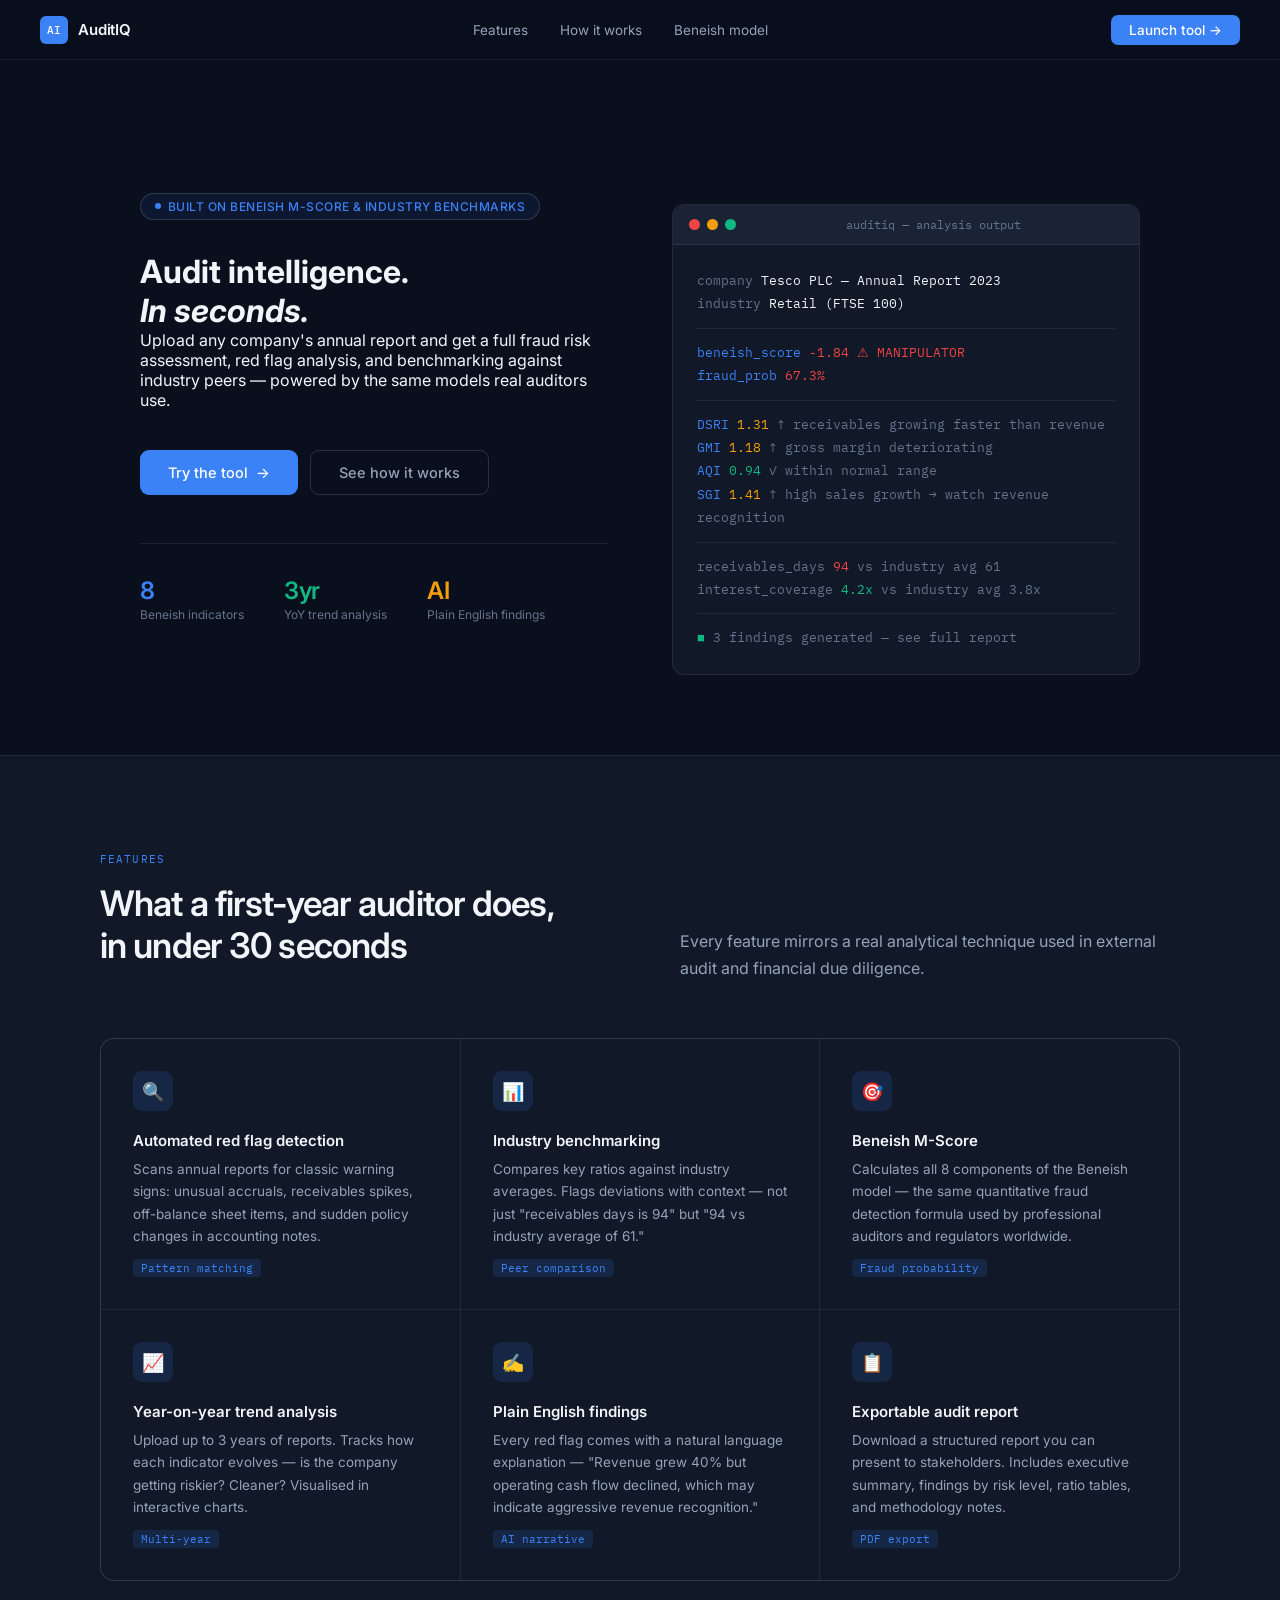
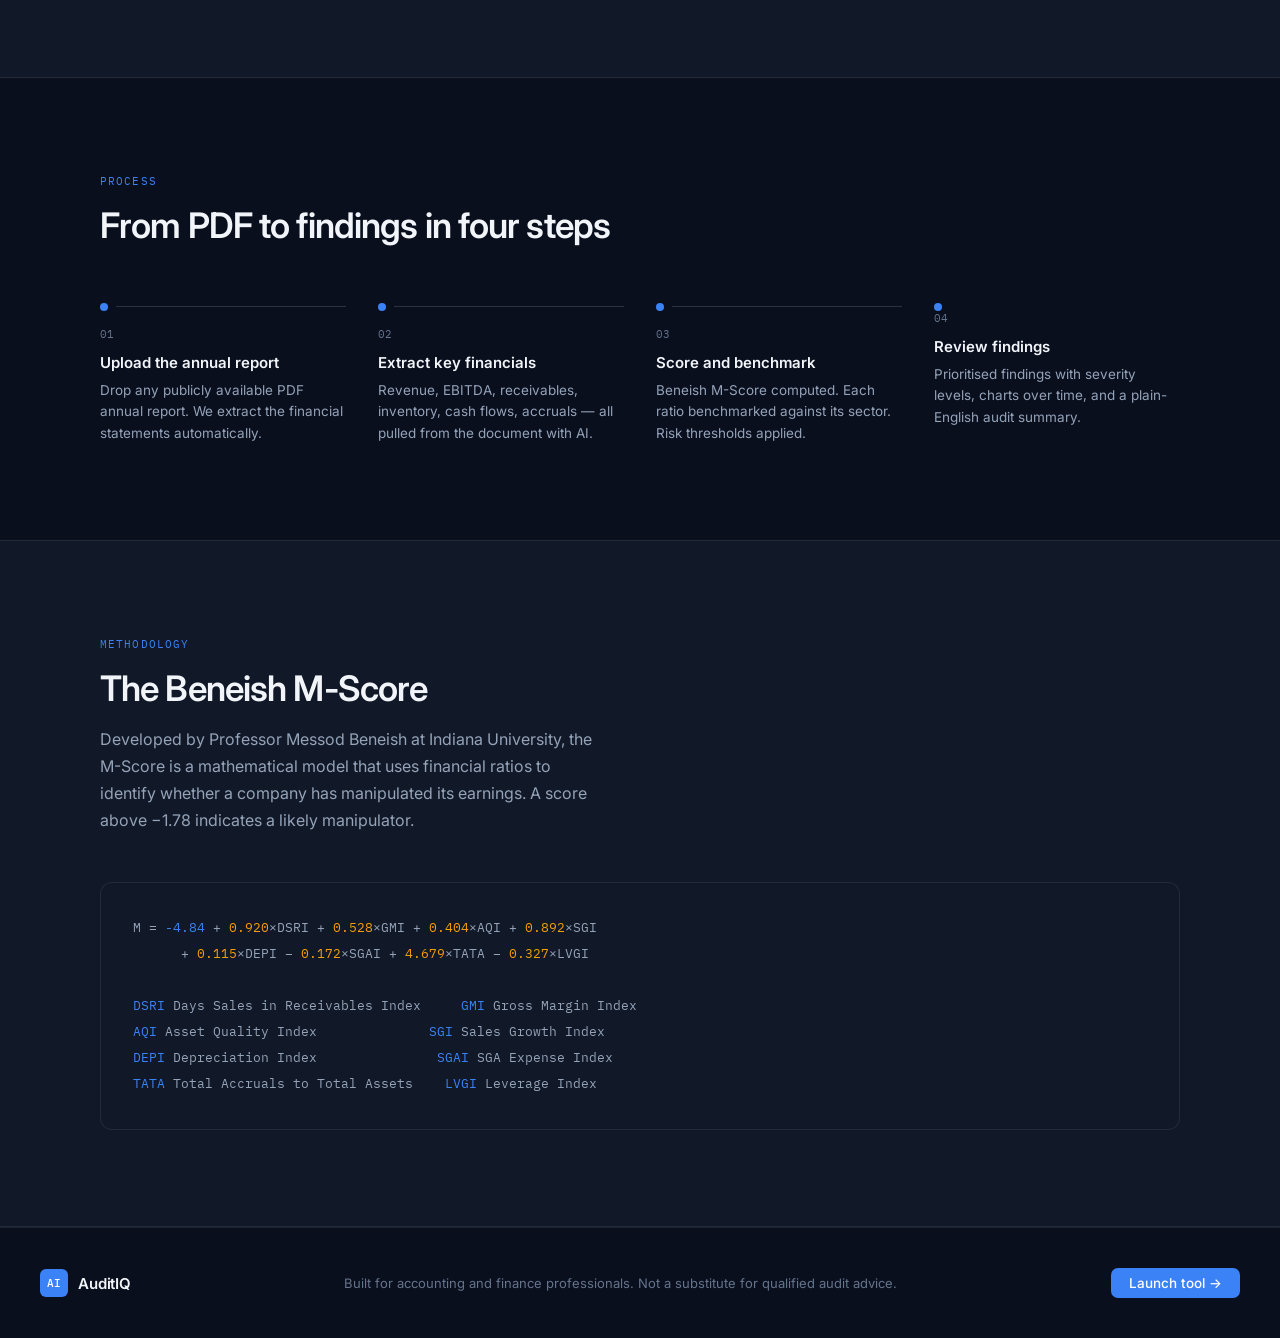
<file: prototype/index.html>
<!DOCTYPE html>
<html lang="en">
<head>
  <meta charset="UTF-8" />
  <meta name="viewport" content="width=device-width, initial-scale=1.0" />
  <title>AuditIQ — AI-Powered Audit Intelligence</title>
  <link rel="stylesheet" href="style.css" />
  <style>
    .hero-grid {
      display: grid; grid-template-columns: 1fr 1fr;
      gap: 4rem; align-items: center; max-width: 1080px; margin: 0 auto;
      padding: 140px 2.5rem 80px;
    }
    .hero-left { text-align: left; }
    .hero-left p { margin: 0 0 2.5rem; }
    .hero-left .hero-actions { justify-content: flex-start; }
    .stat-row { display: flex; gap: 2.5rem; margin-top: 3rem; padding-top: 2rem; border-top: 1px solid var(--border); }
    .stat { }
    .stat-n { font-size: 1.5rem; font-weight: 600; letter-spacing: -0.02em; }
    .stat-l { font-size: 12px; color: var(--text-3); margin-top: 2px; }
    @media(max-width:768px){ .hero-grid{grid-template-columns:1fr; padding:120px 1.25rem 60px;} .stat-row{gap:1.5rem;} }
  </style>
</head>
<body>

<nav>
  <div class="nav-logo">
    <div class="logo-mark">AI</div>
    AuditIQ
  </div>
  <div class="nav-links">
    <a href="#features">Features</a>
    <a href="#how-it-works">How it works</a>
    <a href="#beneish">Beneish model</a>
  </div>
  <a href="app.html" class="nav-cta">Launch tool →</a>
</nav>

<div class="hero-grid">
  <div class="hero-left">
    <div class="hero-badge">
      <div class="badge-dot"></div>
      Built on Beneish M-Score &amp; industry benchmarks
    </div>
    <h1>Audit intelligence.<br><em>In seconds.</em></h1>
    <p>Upload any company's annual report and get a full fraud risk assessment, red flag analysis, and benchmarking against industry peers — powered by the same models real auditors use.</p>
    <div class="hero-actions">
      <a href="app.html" class="btn-primary">Try the tool <span>→</span></a>
      <a href="#how-it-works" class="btn-ghost">See how it works</a>
    </div>
    <div class="stat-row">
      <div class="stat">
        <div class="stat-n" style="color:var(--accent)">8</div>
        <div class="stat-l">Beneish indicators</div>
      </div>
      <div class="stat">
        <div class="stat-n" style="color:var(--green)">3yr</div>
        <div class="stat-l">YoY trend analysis</div>
      </div>
      <div class="stat">
        <div class="stat-n" style="color:var(--amber)">AI</div>
        <div class="stat-l">Plain English findings</div>
      </div>
    </div>
  </div>

  <div class="terminal">
    <div class="terminal-bar">
      <div class="dot r"></div><div class="dot y"></div><div class="dot g"></div>
      <span class="terminal-title">auditiq — analysis output</span>
    </div>
    <div class="terminal-body">
      <div><span class="t-label">company     </span><span class="t-val">  Tesco PLC — Annual Report 2023</span></div>
      <div><span class="t-label">industry    </span><span class="t-val">  Retail (FTSE 100)</span></div>
      <hr class="t-divider">
      <div><span class="t-key">beneish_score  </span><span class="t-danger">  -1.84   ⚠ MANIPULATOR</span></div>
      <div><span class="t-key">fraud_prob     </span><span class="t-danger">  67.3%</span></div>
      <hr class="t-divider">
      <div><span class="t-key">DSRI  </span><span class="t-warn">  1.31   </span><span class="t-label">↑ receivables growing faster than revenue</span></div>
      <div><span class="t-key">GMI   </span><span class="t-warn">  1.18   </span><span class="t-label">↑ gross margin deteriorating</span></div>
      <div><span class="t-key">AQI   </span><span class="t-ok">  0.94   </span><span class="t-label">✓ within normal range</span></div>
      <div><span class="t-key">SGI   </span><span class="t-warn">  1.41   </span><span class="t-label">↑ high sales growth → watch revenue recognition</span></div>
      <hr class="t-divider">
      <div><span class="t-label">receivables_days  </span><span class="t-danger">  94  </span><span class="t-label">vs industry avg 61</span></div>
      <div><span class="t-label">interest_coverage </span><span class="t-ok">  4.2x </span><span class="t-label">vs industry avg 3.8x</span></div>
      <hr class="t-divider">
      <div><span class="t-ok">■ </span><span class="t-label">3 findings generated — see full report</span></div>
    </div>
  </div>
</div>

<!-- FEATURES -->
<section id="features" style="background: var(--navy-2); border-top:1px solid var(--border); border-bottom:1px solid var(--border);">
  <div class="container">
    <div class="section-label">Features</div>
    <div style="display:flex; justify-content:space-between; align-items:flex-end; flex-wrap:wrap; gap:1rem;">
      <h2 class="section-title">What a first-year auditor does,<br>in under 30 seconds</h2>
      <p class="section-sub" style="margin:0">Every feature mirrors a real analytical technique used in external audit and financial due diligence.</p>
    </div>
    <div class="features-grid">
      <div class="feature-card">
        <div class="feature-icon">🔍</div>
        <h3>Automated red flag detection</h3>
        <p>Scans annual reports for classic warning signs: unusual accruals, receivables spikes, off-balance sheet items, and sudden policy changes in accounting notes.</p>
        <div class="feature-tag">Pattern matching</div>
      </div>
      <div class="feature-card">
        <div class="feature-icon">📊</div>
        <h3>Industry benchmarking</h3>
        <p>Compares key ratios against industry averages. Flags deviations with context — not just "receivables days is 94" but "94 vs industry average of 61."</p>
        <div class="feature-tag">Peer comparison</div>
      </div>
      <div class="feature-card">
        <div class="feature-icon">🎯</div>
        <h3>Beneish M-Score</h3>
        <p>Calculates all 8 components of the Beneish model — the same quantitative fraud detection formula used by professional auditors and regulators worldwide.</p>
        <div class="feature-tag">Fraud probability</div>
      </div>
      <div class="feature-card">
        <div class="feature-icon">📈</div>
        <h3>Year-on-year trend analysis</h3>
        <p>Upload up to 3 years of reports. Tracks how each indicator evolves — is the company getting riskier? Cleaner? Visualised in interactive charts.</p>
        <div class="feature-tag">Multi-year</div>
      </div>
      <div class="feature-card">
        <div class="feature-icon">✍️</div>
        <h3>Plain English findings</h3>
        <p>Every red flag comes with a natural language explanation — "Revenue grew 40% but operating cash flow declined, which may indicate aggressive revenue recognition."</p>
        <div class="feature-tag">AI narrative</div>
      </div>
      <div class="feature-card">
        <div class="feature-icon">📋</div>
        <h3>Exportable audit report</h3>
        <p>Download a structured report you can present to stakeholders. Includes executive summary, findings by risk level, ratio tables, and methodology notes.</p>
        <div class="feature-tag">PDF export</div>
      </div>
    </div>
  </div>
</section>

<!-- HOW IT WORKS -->
<section id="how-it-works">
  <div class="container">
    <div class="section-label">Process</div>
    <h2 class="section-title">From PDF to findings in four steps</h2>
    <div class="steps">
      <div class="step">
        <div class="step-line"><div class="step-dot"></div><div class="step-dash"></div></div>
        <div class="step-num">01</div>
        <h3>Upload the annual report</h3>
        <p>Drop any publicly available PDF annual report. We extract the financial statements automatically.</p>
      </div>
      <div class="step">
        <div class="step-line"><div class="step-dot"></div><div class="step-dash"></div></div>
        <div class="step-num">02</div>
        <h3>Extract key financials</h3>
        <p>Revenue, EBITDA, receivables, inventory, cash flows, accruals — all pulled from the document with AI.</p>
      </div>
      <div class="step">
        <div class="step-line"><div class="step-dot"></div><div class="step-dash"></div></div>
        <div class="step-num">03</div>
        <h3>Score and benchmark</h3>
        <p>Beneish M-Score computed. Each ratio benchmarked against its sector. Risk thresholds applied.</p>
      </div>
      <div class="step">
        <div class="step-dot"></div>
        <div class="step-num">04</div>
        <h3>Review findings</h3>
        <p>Prioritised findings with severity levels, charts over time, and a plain-English audit summary.</p>
      </div>
    </div>
  </div>
</section>

<!-- BENEISH EXPLAINER -->
<section id="beneish" style="background: var(--navy-2); border-top:1px solid var(--border); border-bottom:1px solid var(--border);">
  <div class="container">
    <div class="section-label">Methodology</div>
    <h2 class="section-title">The Beneish M-Score</h2>
    <p class="section-sub">Developed by Professor Messod Beneish at Indiana University, the M-Score is a mathematical model that uses financial ratios to identify whether a company has manipulated its earnings. A score above −1.78 indicates a likely manipulator.</p>
    <div class="formula-box">
      <div class="formula">
        M = <span>-4.84</span> + <em>0.920</em>×DSRI + <em>0.528</em>×GMI + <em>0.404</em>×AQI + <em>0.892</em>×SGI<br>
        &nbsp;&nbsp;&nbsp;&nbsp;&nbsp;&nbsp;+ <em>0.115</em>×DEPI − <em>0.172</em>×SGAI + <em>4.679</em>×TATA − <em>0.327</em>×LVGI<br><br>
        <span class="t-label">DSRI</span>  Days Sales in Receivables Index&nbsp;&nbsp;&nbsp;&nbsp; <span class="t-label">GMI</span>   Gross Margin Index<br>
        <span class="t-label">AQI</span>   Asset Quality Index&nbsp;&nbsp;&nbsp;&nbsp;&nbsp;&nbsp;&nbsp;&nbsp;&nbsp;&nbsp;&nbsp;&nbsp;&nbsp; <span class="t-label">SGI</span>   Sales Growth Index<br>
        <span class="t-label">DEPI</span>  Depreciation Index&nbsp;&nbsp;&nbsp;&nbsp;&nbsp;&nbsp;&nbsp;&nbsp;&nbsp;&nbsp;&nbsp;&nbsp;&nbsp;&nbsp; <span class="t-label">SGAI</span>  SGA Expense Index<br>
        <span class="t-label">TATA</span>  Total Accruals to Total Assets&nbsp;&nbsp;&nbsp; <span class="t-label">LVGI</span>  Leverage Index
      </div>
    </div>
  </div>
</section>

<!-- FOOTER -->
<footer>
  <div class="nav-logo">
    <div class="logo-mark">AI</div>
    AuditIQ
  </div>
  <p>Built for accounting and finance professionals. Not a substitute for qualified audit advice.</p>
  <a href="app.html" class="nav-cta">Launch tool →</a>
</footer>

</body>
</html>
</file>
<file: prototype/style.css>
@import url('https://fonts.googleapis.com/css2?family=Inter:wght@300;400;500;600&family=IBM+Plex+Mono:wght@400;500&display=swap');

*, *::before, *::after { box-sizing: border-box; margin: 0; padding: 0; }

:root {
  --navy: #0a0f1e;
  --navy-2: #111827;
  --navy-3: #1a2236;
  --navy-4: #243049;
  --accent: #3b82f6;
  --accent-dim: rgba(59,130,246,0.15);
  --accent-glow: rgba(59,130,246,0.08);
  --green: #10b981;
  --green-dim: rgba(16,185,129,0.15);
  --amber: #f59e0b;
  --amber-dim: rgba(245,158,11,0.15);
  --red: #ef4444;
  --red-dim: rgba(239,68,68,0.15);
  --text: #f1f5f9;
  --text-2: #94a3b8;
  --text-3: #64748b;
  --border: rgba(255,255,255,0.08);
  --border-2: rgba(255,255,255,0.14);
  --mono: 'IBM Plex Mono', monospace;
  --sans: 'Inter', sans-serif;
}

html { font-family: var(--sans); background: var(--navy); color: var(--text); scroll-behavior: smooth; }
body { min-height: 100vh; }

a { color: inherit; text-decoration: none; }

/* NAV */
nav {
  position: fixed; top: 0; left: 0; right: 0; z-index: 100;
  display: flex; align-items: center; justify-content: space-between;
  padding: 0 2.5rem; height: 60px;
  background: rgba(10,15,30,0.85); backdrop-filter: blur(12px);
  border-bottom: 1px solid var(--border);
}
.nav-logo {
  display: flex; align-items: center; gap: 10px;
  font-size: 15px; font-weight: 600; letter-spacing: -0.01em;
}
.logo-mark {
  width: 28px; height: 28px; background: var(--accent);
  border-radius: 6px; display: flex; align-items: center; justify-content: center;
  font-family: var(--mono); font-size: 11px; font-weight: 500; color: #fff;
}
.nav-links { display: flex; gap: 2rem; font-size: 13.5px; color: var(--text-2); }
.nav-links a:hover { color: var(--text); }
.nav-cta {
  padding: 7px 18px; background: var(--accent); color: #fff;
  border-radius: 7px; font-size: 13.5px; font-weight: 500;
  transition: opacity 0.15s;
}
.nav-cta:hover { opacity: 0.88; }

/* HERO */
.hero {
  padding: 160px 2.5rem 100px;
  max-width: 900px; margin: 0 auto; text-align: center;
}
.hero-badge {
  display: inline-flex; align-items: center; gap: 7px;
  padding: 5px 14px; border-radius: 20px;
  border: 1px solid var(--border-2);
  background: var(--accent-glow);
  font-size: 12px; color: var(--accent); letter-spacing: 0.04em;
  text-transform: uppercase; font-weight: 500; margin-bottom: 2rem;
}
.badge-dot { width: 6px; height: 6px; background: var(--accent); border-radius: 50%; animation: pulse 2s infinite; }
@keyframes pulse { 0%,100%{opacity:1} 50%{opacity:0.4} }

.hero h1 {
  font-size: clamp(2.4rem, 5vw, 3.6rem);
  font-weight: 600; line-height: 1.12; letter-spacing: -0.03em;
  margin-bottom: 1.25rem;
}
.hero h1 em { font-style: normal; color: var(--accent); }
.hero p {
  font-size: 1.1rem; color: var(--text-2); line-height: 1.7;
  max-width: 580px; margin: 0 auto 2.5rem;
}
.hero-actions { display: flex; gap: 12px; justify-content: center; flex-wrap: wrap; }
.btn-primary {
  padding: 13px 28px; background: var(--accent); color: #fff;
  border-radius: 9px; font-size: 14.5px; font-weight: 500;
  transition: opacity 0.15s; display: inline-flex; align-items: center; gap: 8px;
}
.btn-primary:hover { opacity: 0.88; }
.btn-ghost {
  padding: 13px 28px; border: 1px solid var(--border-2); color: var(--text-2);
  border-radius: 9px; font-size: 14.5px; font-weight: 500;
  transition: all 0.15s; display: inline-flex; align-items: center; gap: 8px;
}
.btn-ghost:hover { color: var(--text); border-color: var(--border-2); background: var(--navy-3); }

/* TERMINAL PREVIEW */
.terminal {
  margin: 4rem auto 0; max-width: 700px;
  background: var(--navy-2); border: 1px solid var(--border);
  border-radius: 12px; overflow: hidden;
}
.terminal-bar {
  display: flex; align-items: center; gap: 7px; padding: 12px 16px;
  background: var(--navy-3); border-bottom: 1px solid var(--border);
}
.dot { width: 11px; height: 11px; border-radius: 50%; }
.dot.r { background: #ef4444; } .dot.y { background: #f59e0b; } .dot.g { background: #10b981; }
.terminal-title { font-size: 12px; color: var(--text-3); margin-left: auto; margin-right: auto; font-family: var(--mono); }
.terminal-body { padding: 1.5rem; font-family: var(--mono); font-size: 13px; line-height: 1.8; }
.t-label { color: var(--text-3); }
.t-key { color: var(--accent); }
.t-val { color: var(--text); }
.t-warn { color: var(--amber); }
.t-danger { color: var(--red); }
.t-ok { color: var(--green); }
.t-divider { border: none; border-top: 1px solid var(--border); margin: 0.75rem 0; }

/* SECTION LAYOUTS */
section { padding: 6rem 2.5rem; }
.container { max-width: 1080px; margin: 0 auto; }
.section-label {
  font-family: var(--mono); font-size: 11px; color: var(--accent);
  letter-spacing: 0.1em; text-transform: uppercase; margin-bottom: 1rem;
}
.section-title {
  font-size: clamp(1.6rem, 3vw, 2.2rem); font-weight: 600;
  letter-spacing: -0.025em; line-height: 1.2; margin-bottom: 1rem;
}
.section-sub { font-size: 1rem; color: var(--text-2); line-height: 1.7; max-width: 500px; }

/* FEATURES GRID */
.features-grid { display: grid; grid-template-columns: repeat(auto-fit, minmax(300px, 1fr)); gap: 1px; background: var(--border); border: 1px solid var(--border); border-radius: 14px; overflow: hidden; margin-top: 3.5rem; }
.feature-card {
  background: var(--navy-2); padding: 2rem;
  transition: background 0.2s;
}
.feature-card:hover { background: var(--navy-3); }
.feature-icon {
  width: 40px; height: 40px; border-radius: 9px;
  background: var(--accent-dim); display: flex; align-items: center; justify-content: center;
  font-size: 18px; margin-bottom: 1.25rem;
}
.feature-card h3 { font-size: 15px; font-weight: 600; margin-bottom: 0.5rem; }
.feature-card p { font-size: 13.5px; color: var(--text-2); line-height: 1.65; }
.feature-tag {
  display: inline-block; margin-top: 0.75rem; padding: 2px 8px;
  border-radius: 4px; font-family: var(--mono); font-size: 11px;
  background: var(--accent-dim); color: var(--accent);
}

/* HOW IT WORKS */
.steps { display: grid; grid-template-columns: repeat(auto-fit, minmax(200px, 1fr)); gap: 2rem; margin-top: 3.5rem; position: relative; }
.step-num { font-family: var(--mono); font-size: 11px; color: var(--text-3); margin-bottom: 0.75rem; }
.step h3 { font-size: 15px; font-weight: 600; margin-bottom: 0.5rem; }
.step p { font-size: 13.5px; color: var(--text-2); line-height: 1.6; }
.step-line { display: flex; align-items: center; gap: 0.5rem; margin-bottom: 1rem; }
.step-dot { width: 8px; height: 8px; background: var(--accent); border-radius: 50%; }
.step-dash { flex: 1; height: 1px; background: var(--border-2); }

/* BENEISH EXPLAINER */
.formula-box {
  background: var(--navy-2); border: 1px solid var(--border);
  border-radius: 12px; padding: 2rem; margin-top: 3rem; overflow-x: auto;
}
.formula { font-family: var(--mono); font-size: 13px; color: var(--text-2); line-height: 2; }
.formula span { color: var(--accent); }
.formula em { color: var(--amber); font-style: normal; }

/* FOOTER */
footer {
  padding: 2.5rem; border-top: 1px solid var(--border);
  display: flex; align-items: center; justify-content: space-between;
  flex-wrap: wrap; gap: 1rem;
}
footer p { font-size: 13px; color: var(--text-3); }

/* APP PAGE */
.app-layout { display: grid; grid-template-columns: 280px 1fr; min-height: 100vh; padding-top: 60px; }
.sidebar {
  background: var(--navy-2); border-right: 1px solid var(--border);
  padding: 2rem 1.5rem; display: flex; flex-direction: column; gap: 1.5rem;
}
.sidebar h2 { font-size: 13px; font-weight: 600; color: var(--text-3); text-transform: uppercase; letter-spacing: 0.07em; }
.main-panel { padding: 2.5rem; overflow-y: auto; }

/* UPLOAD ZONE */
.upload-zone {
  border: 2px dashed var(--border-2); border-radius: 14px;
  padding: 4rem 2rem; text-align: center; cursor: pointer;
  transition: all 0.2s; background: var(--accent-glow);
}
.upload-zone:hover, .upload-zone.drag { border-color: var(--accent); background: var(--accent-dim); }
.upload-icon { font-size: 2.5rem; margin-bottom: 1rem; }
.upload-zone h3 { font-size: 16px; font-weight: 600; margin-bottom: 0.5rem; }
.upload-zone p { font-size: 13.5px; color: var(--text-2); }
.upload-zone input { display: none; }

/* RESULTS */
.results-grid { display: grid; grid-template-columns: repeat(auto-fit, minmax(180px, 1fr)); gap: 12px; margin-bottom: 2rem; }
.metric-card {
  background: var(--navy-2); border: 1px solid var(--border);
  border-radius: 10px; padding: 1.25rem;
}
.metric-label { font-size: 11px; color: var(--text-3); text-transform: uppercase; letter-spacing: 0.06em; margin-bottom: 0.5rem; font-family: var(--mono); }
.metric-value { font-size: 1.6rem; font-weight: 600; letter-spacing: -0.02em; }
.metric-sub { font-size: 12px; color: var(--text-2); margin-top: 0.25rem; }
.metric-card.danger { border-color: rgba(239,68,68,0.3); background: rgba(239,68,68,0.05); }
.metric-card.warn { border-color: rgba(245,158,11,0.3); background: rgba(245,158,11,0.05); }
.metric-card.ok { border-color: rgba(16,185,129,0.3); background: rgba(16,185,129,0.05); }

.score-ring { position: relative; display: inline-flex; align-items: center; justify-content: center; }

/* FINDINGS */
.findings { display: flex; flex-direction: column; gap: 12px; margin-top: 1.5rem; }
.finding {
  background: var(--navy-2); border: 1px solid var(--border);
  border-radius: 10px; padding: 1.25rem 1.5rem;
  border-left: 3px solid var(--border);
  display: flex; align-items: flex-start; gap: 1rem;
}
.finding.high { border-left-color: var(--red); }
.finding.medium { border-left-color: var(--amber); }
.finding.low { border-left-color: var(--green); }
.finding-icon { font-size: 18px; margin-top: 2px; flex-shrink: 0; }
.finding-body h4 { font-size: 14px; font-weight: 600; margin-bottom: 0.3rem; }
.finding-body p { font-size: 13px; color: var(--text-2); line-height: 1.6; }
.finding-badge {
  margin-top: 0.5rem; display: inline-block; padding: 2px 9px;
  border-radius: 4px; font-size: 11px; font-family: var(--mono);
}
.finding.high .finding-badge { background: var(--red-dim); color: var(--red); }
.finding.medium .finding-badge { background: var(--amber-dim); color: var(--amber); }
.finding.low .finding-badge { background: var(--green-dim); color: var(--green); }

/* TABS */
.tabs { display: flex; gap: 0; border-bottom: 1px solid var(--border); margin-bottom: 2rem; }
.tab {
  padding: 0.75rem 1.25rem; font-size: 13.5px; color: var(--text-2);
  border-bottom: 2px solid transparent; cursor: pointer; transition: all 0.15s;
  background: none; border-left: none; border-right: none; border-top: none;
  color: var(--text-2); font-family: var(--sans);
}
.tab:hover { color: var(--text); }
.tab.active { color: var(--accent); border-bottom-color: var(--accent); }

/* CHART AREA */
.chart-card {
  background: var(--navy-2); border: 1px solid var(--border);
  border-radius: 12px; padding: 1.5rem; margin-bottom: 1.5rem;
}
.chart-card h3 { font-size: 13.5px; font-weight: 600; margin-bottom: 1.25rem; color: var(--text-2); }

/* SUMMARY PROSE */
.ai-summary {
  background: var(--navy-2); border: 1px solid var(--border);
  border-left: 3px solid var(--accent);
  border-radius: 12px; padding: 1.5rem; margin-bottom: 2rem;
}
.ai-summary-label {
  font-family: var(--mono); font-size: 11px; color: var(--accent);
  letter-spacing: 0.08em; text-transform: uppercase; margin-bottom: 0.75rem;
}
.ai-summary p { font-size: 14px; color: var(--text-2); line-height: 1.75; }

/* LOADING */
.loader { display: flex; flex-direction: column; align-items: center; justify-content: center; min-height: 400px; gap: 1.5rem; }
.spinner { width: 40px; height: 40px; border: 2px solid var(--border); border-top-color: var(--accent); border-radius: 50%; animation: spin 0.8s linear infinite; }
@keyframes spin { to { transform: rotate(360deg); } }
.loader p { font-size: 13.5px; color: var(--text-2); font-family: var(--mono); }
.progress-steps { display: flex; flex-direction: column; gap: 8px; text-align: left; }
.progress-step { font-size: 12px; color: var(--text-3); font-family: var(--mono); padding-left: 1rem; border-left: 2px solid var(--border); transition: all 0.3s; }
.progress-step.done { color: var(--green); border-left-color: var(--green); }
.progress-step.active { color: var(--accent); border-left-color: var(--accent); }

/* SIDEBAR NAV */
.report-list { display: flex; flex-direction: column; gap: 6px; }
.report-item {
  padding: 10px 12px; border-radius: 8px; font-size: 13px;
  cursor: pointer; display: flex; align-items: center; gap: 10px;
  color: var(--text-2); transition: all 0.15s;
}
.report-item:hover, .report-item.active { background: var(--navy-3); color: var(--text); }
.report-item-icon { font-size: 14px; }

/* YEAR SELECTOR */
.year-chips { display: flex; flex-wrap: wrap; gap: 6px; }
.year-chip {
  padding: 4px 12px; border-radius: 20px; font-size: 12px;
  border: 1px solid var(--border-2); color: var(--text-2);
  cursor: pointer; transition: all 0.15s; background: none; font-family: var(--sans);
}
.year-chip.active { background: var(--accent); border-color: var(--accent); color: #fff; }

/* BENEISH BREAKDOWN */
.beneish-grid { display: grid; grid-template-columns: repeat(auto-fit, minmax(220px, 1fr)); gap: 10px; margin-top: 1rem; }
.beneish-item {
  background: var(--navy-3); border-radius: 8px; padding: 1rem;
  display: flex; align-items: flex-start; gap: 0.75rem;
}
.beneish-abbr { font-family: var(--mono); font-size: 12px; color: var(--accent); font-weight: 500; min-width: 40px; }
.beneish-detail { flex: 1; }
.beneish-detail span { font-size: 13px; font-weight: 500; }
.beneish-detail small { display: block; font-size: 11px; color: var(--text-3); margin-top: 2px; }
.beneish-val { font-family: var(--mono); font-size: 13px; font-weight: 500; }

/* BENCHMARK TABLE */
.benchmark-table { width: 100%; border-collapse: collapse; font-size: 13.5px; }
.benchmark-table th { text-align: left; font-size: 11px; color: var(--text-3); text-transform: uppercase; letter-spacing: 0.06em; padding: 0.5rem 0.75rem; border-bottom: 1px solid var(--border); font-weight: 500; }
.benchmark-table td { padding: 0.75rem; border-bottom: 1px solid var(--border); color: var(--text-2); }
.benchmark-table td:first-child { color: var(--text); font-weight: 500; }
.vs-industry { display: flex; align-items: center; gap: 6px; }
.vs-bar { height: 4px; border-radius: 2px; background: var(--border-2); flex: 1; overflow: hidden; }
.vs-fill { height: 100%; border-radius: 2px; }

/* EMPTY STATE */
.empty { text-align: center; padding: 5rem 2rem; }
.empty-icon { font-size: 3rem; margin-bottom: 1rem; opacity: 0.4; }
.empty h3 { font-size: 1.1rem; font-weight: 600; margin-bottom: 0.5rem; }
.empty p { font-size: 13.5px; color: var(--text-2); }

@media (max-width: 768px) {
  .app-layout { grid-template-columns: 1fr; }
  .sidebar { display: none; }
  nav { padding: 0 1.25rem; }
  .nav-links { display: none; }
  .hero { padding: 120px 1.25rem 60px; }
  section { padding: 3.5rem 1.25rem; }
}
</file>
